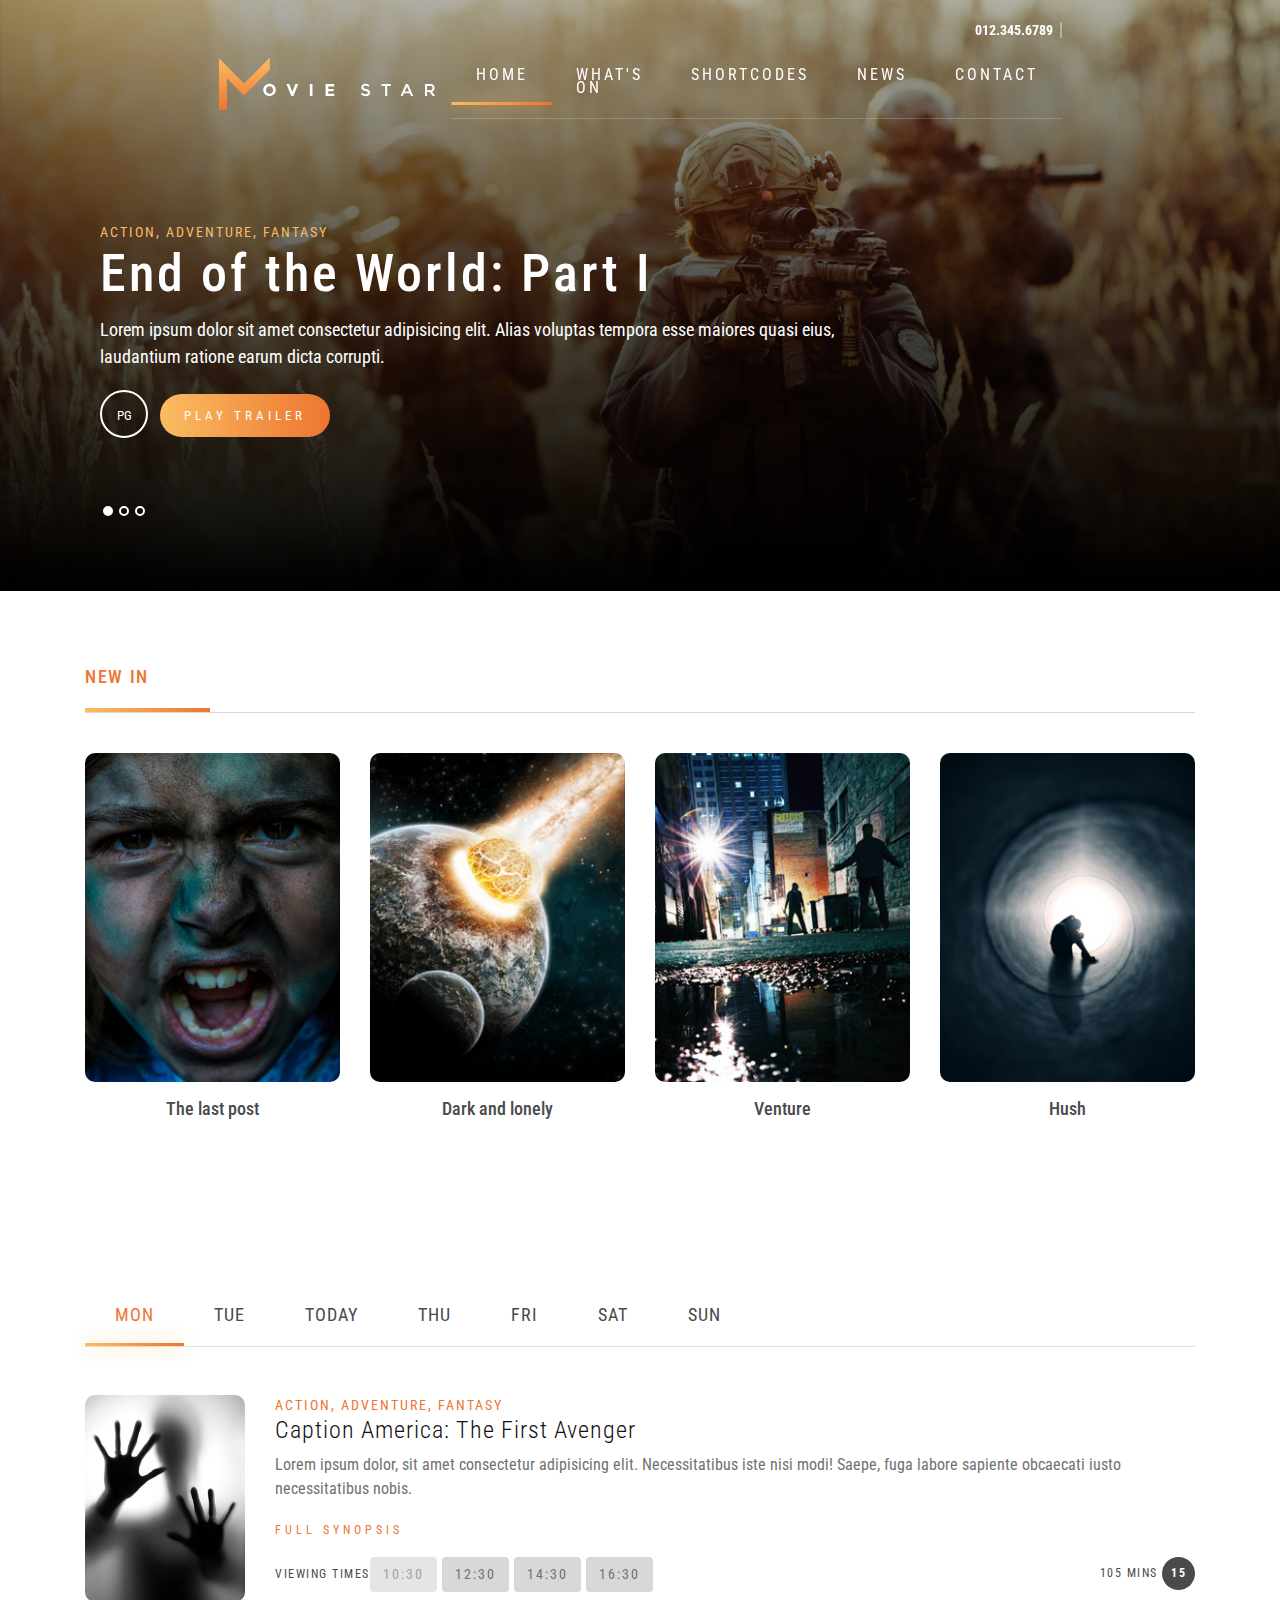
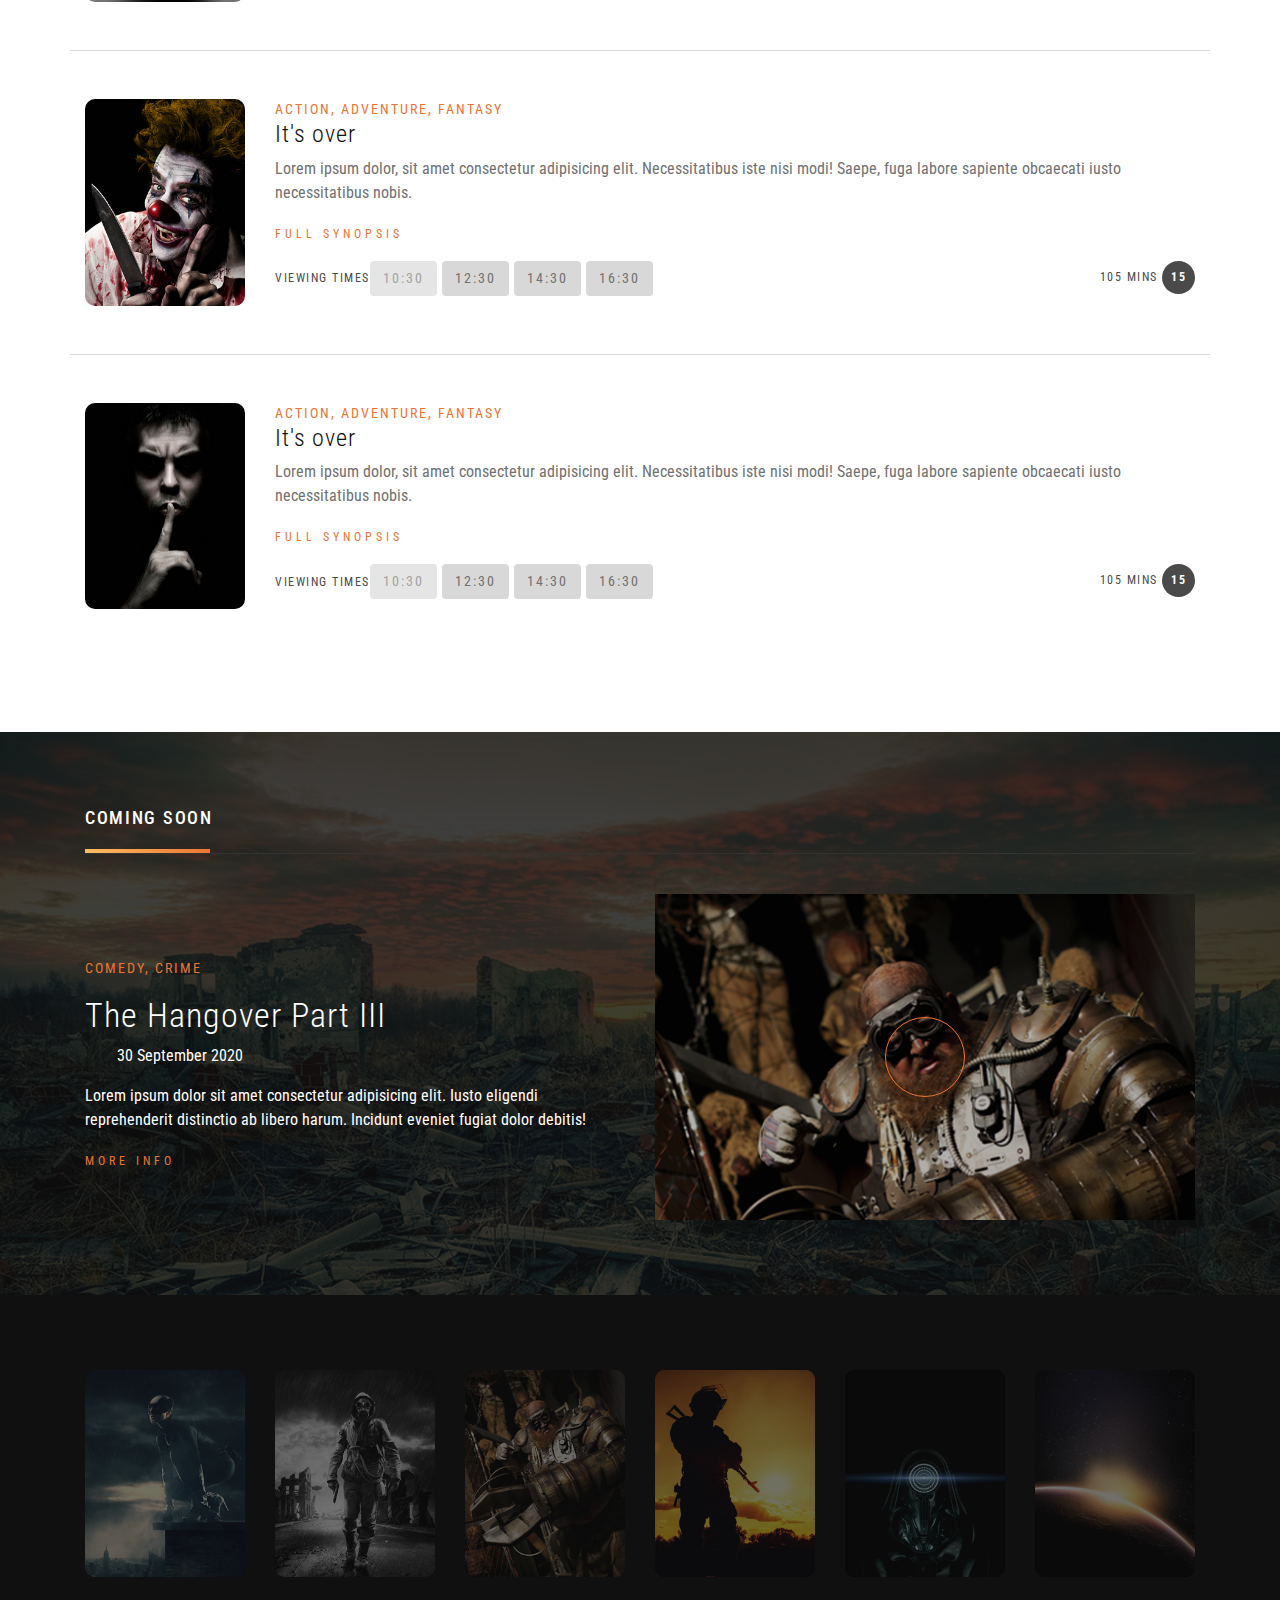
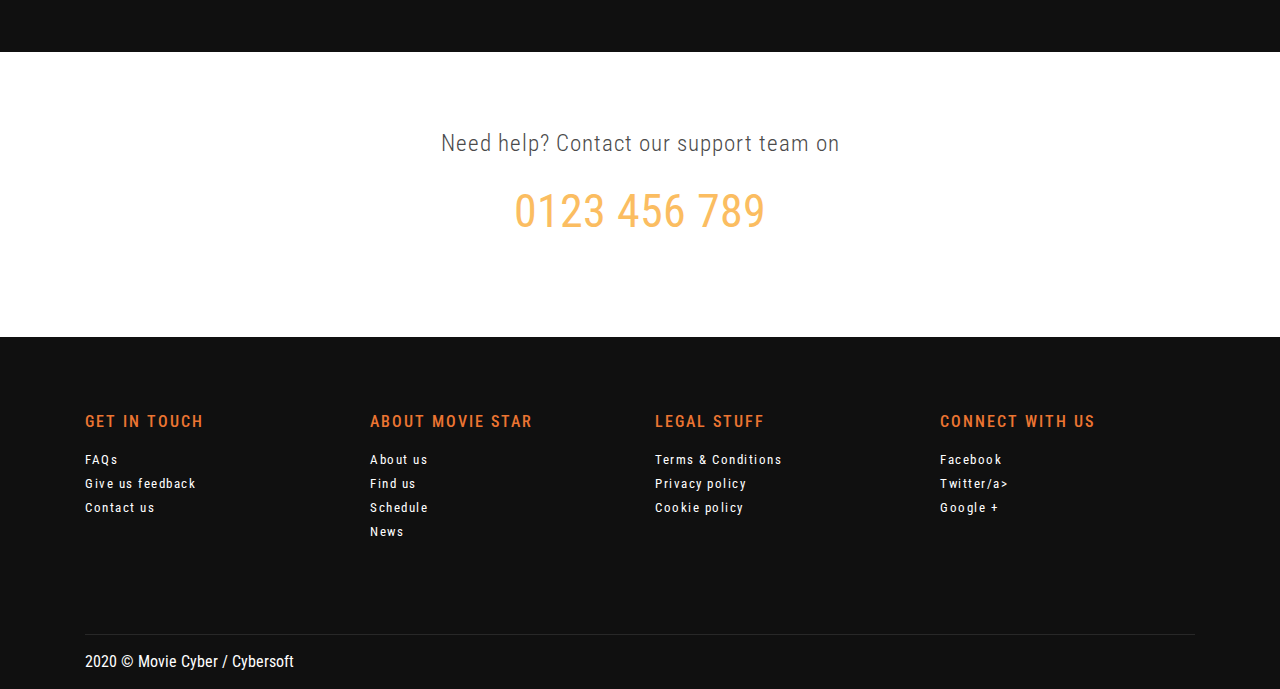
<file: Frontend/index.html>
<!DOCTYPE html>
<html lang="en">

<head>
    <meta charset="UTF-8">
    <meta name="viewport" content="width=device-width, initial-scale=1.0">
    <title>MovieCyber</title>

    <!-- ANIMATE CSS  -->
    <link rel="stylesheet" href="https://cdnjs.cloudflare.com/ajax/libs/animate.css/4.1.1/animate.min.css" />

    <!-- FONT AWESOME  -->
    <link rel="stylesheet" href="https://cdnjs.cloudflare.com/ajax/libs/font-awesome/6.4.0/css/all.min.css"
        integrity="sha512-iecdLmaskl7CVkqkXNQ/ZH/XLlvWZOJyj7Yy7tcenmpD1ypASozpmT/E0iPtmFIB46ZmdtAc9eNBvH0H/ZpiBw=="
        crossorigin="anonymous" referrerpolicy="no-referrer" />

    <!-- BOOTSTRAP 4  CSS -->
    <link rel="stylesheet" href="https://cdn.jsdelivr.net/npm/bootstrap@4.0.0/dist/css/bootstrap.min.css"
        integrity="sha384-Gn5384xqQ1aoWXA+058RXPxPg6fy4IWvTNh0E263XmFcJlSAwiGgFAW/dAiS6JXm" crossorigin="anonymous">

    <!-- FONT GOOGLE  -->
    <link rel="preconnect" href="https://fonts.googleapis.com">
    <link rel="preconnect" href="https://fonts.gstatic.com" crossorigin>
    <link
        href="https://fonts.googleapis.com/css2?family=Montserrat:ital,wght@0,400;0,700;1,300&family=Roboto+Condensed:wght@300;400;700&family=Roboto:wght@700&family=Work+Sans:wght@300;400;700&display=swap"
        rel="stylesheet">

    <!-- VENOBOX CSS  -->
    <link rel="stylesheet" href="./css/venobox.min.css">

    <!-- MAIN CSS  -->
    <link rel="stylesheet" href="./css/index.css">
</head>

<body>
    <!-- HEADER  -->
    <header class="container-md">
        <p class="text-right text-white mb-0">
            <i class="fa-solid fa-phone"></i>
            <span class="mx-3 border-right pr-2">012.345.6789</span>
            <i class="fa fa-search"></i>
        </p>
        <nav class="navbar navbar-expand-md">
            <a class="navbar-brand" href="#">
                <img src="./img/logo.svg" alt="logo">
            </a>
            <button class="navbar-toggler" type="button" data-toggle="collapse" data-target="#movieNavBar"
                aria-controls="navbarSupportedContent" aria-expanded="false" aria-label="Toggle navigation">
                <span class="navbar-toggler-icon">
                    <i class="fa fa-bars"></i>
                </span>
            </button>

            <div class="collapse navbar-collapse" id="movieNavBar">
                <ul class="navbar-nav ml-auto">
                    <li class="nav-item active line">
                        <a class="nav-link" href="#">HOME <span class="sr-only">(current)</span></a>
                    </li>
                    <li class="nav-item line">
                        <a class="nav-link" href="#">WHAT'S ON</a>
                    </li>
                    <li class="nav-item line">
                        <a class="nav-link" href="#">SHORTCODES</a>
                    </li>
                    <li class="nav-item line">
                        <a class="nav-link" href="#">NEWS</a>
                    </li>
                    <li class="nav-item line">
                        <a class="nav-link" href="#">CONTACT</a>
                    </li>
                </ul>
            </div>
        </nav>
    </header>
    <header id="headerFixed">
        <nav class="navbar navbar-expand-lg container">
            <a class="navbar-brand" href="#">
                <img src="./img/logo.svg" alt="logo">
            </a>
            <button class="navbar-toggler" type="button" data-toggle="collapse" data-target="#movieNavBar"
                aria-controls="navbarSupportedContent" aria-expanded="false" aria-label="Toggle navigation">
                <span class="navbar-toggler-icon">
                </span>
            </button>

            <div class="collapse navbar-collapse" id="movieNavBar">
                <ul class="navbar-nav ml-auto">
                    <li class="nav-item active line">
                        <a class="nav-link" href="#">HOME <span class="sr-only">(current)</span></a>
                    </li>
                    <li class="nav-item line">
                        <a class="nav-link" href="#">WHAT'S ON</a>
                    </li>
                    <li class="nav-item line">
                        <a class="nav-link" href="#">SHORTCODES</a>
                    </li>
                    <li class="nav-item line">
                        <a class="nav-link" href="#">NEWS</a>
                    </li>
                    <li class="nav-item line">
                        <a class="nav-link" href="#">CONTACT</a>
                    </li>
                </ul>
            </div>
        </nav>
    </header>

    <!-- CAROUSEL  -->
    <section class="movieCarousel">
        <!-- data-ride="carousel" -->
        <div id="carouselMovie" class="carousel slide">
            <ol class="container carousel-indicators">
                <li data-target="#carouselMovie" data-slide-to="0" class="active"></li>
                <li data-target="#carouselMovie" data-slide-to="1"></li>
                <li data-target="#carouselMovie" data-slide-to="2"></li>
            </ol>
            <div class="carousel-inner">
                <div class="carousel-item active">
                    <img class="d-block w-100" src="./img/hero-1.jpg" alt="First slide">
                    <div class="movieCarousel__overlay">
                    </div>
                    <div class="container carousel-caption d-none d-md-block">
                        <div class="col-9">
                            <p class="animate__animated animate__fadeInDown">ACTION, ADVENTURE, FANTASY</p>
                            <h2 class="animate__animated animate__fadeInDown">End of the World: Part I</h2>
                            <p class="animate__animated animate__fadeInUp">Lorem ipsum dolor sit amet consectetur
                                adipisicing elit. Alias voluptas tempora esse
                                maiores quasi eius, laudantium ratione earum dicta corrupti.</p>
                            <div class="movieCarousel__trailer animate__animated animate__fadeInUp">
                                <span>PG</span>
                                <button>
                                    <span>
                                        <i class="fa fa-play"></i>
                                        PLAY TRAILER
                                    </span>
                                </button>
                            </div>
                        </div>
                    </div>
                </div>
                <div class="carousel-item">
                    <img class="d-block w-100" src="./img/hero-2.jpg" alt="Second slide">
                    <div class="movieCarousel__overlay">
                    </div>
                    <div class="container carousel-caption d-none d-md-block">
                        <div class="col-9">
                            <p class="animate__animated animate__fadeInDown">ACTION, ADVENTURE, FANTASY</p>
                            <h2 class="animate__animated animate__fadeInDown">End of the World: Part II</h2>
                            <p class="animate__animated animate__fadeInUp">Lorem ipsum dolor sit amet consectetur
                                adipisicing elit. Alias voluptas tempora esse
                                maiores
                                quasi eius, laudantium ratione earum dicta corrupti.</p>
                            <div class="movieCarousel__trailer animate__animated animate__fadeInUp">
                                <span>PG</span>
                                <button>
                                    <span>
                                        <i class="fa fa-play"></i>
                                        PLAY TRAILER
                                    </span>
                                </button>
                            </div>
                        </div>
                    </div>
                </div>
                <div class="carousel-item">
                    <img class="d-block w-100" src="./img/hero-3.jpg" alt="Third slide">
                    <div class="movieCarousel__overlay">
                    </div>
                    <div class="container carousel-caption d-none d-md-block">
                        <div class="col-9">
                            <p class="animate__animated animate__fadeInDown">ACTION, ADVENTURE, FANTASY</p>
                            <h2 class="animate__animated animate__fadeInDown">End of the World: Part III</h2>
                            <p class="animate__animated animate__fadeInUp">Lorem ipsum dolor sit amet consectetur
                                adipisicing elit. Alias voluptas tempora esse
                                maiores
                                quasi eius, laudantium ratione earum dicta corrupti.</p>
                            <div class="movieCarousel__trailer animate__animated animate__fadeInUp">
                                <span>PG</span>
                                <button>
                                    <span>
                                        <i class="fa fa-play"></i>
                                        PLAY TRAILER
                                    </span>
                                </button>
                            </div>
                        </div>
                    </div>
                </div>
            </div>
        </div>
    </section>

    <!-- NEWIN -->
    <section class="newIn section">
        <div class="container">
            <h2 class="title">New In</h2>
            <div class="newIn__content">
                <div class="row">
                    <div class="col-3">
                        <div class="newIn__img">
                            <img class="img-fluid" src="./img/movie-1.jpg" alt="">
                            <div class="newIn__overlay"></div>
                            <div class="newIn__play">
                                <div>
                                    <a href="#"><i class="fa fa-play"></i></a>
                                    <a href="#">read more</a>
                                    <p class="date">Released: 7 Mar, 2017</p>
                                </div>
                            </div>
                        </div>
                        <div class="newIn__title">
                            <h3>The last post</h3>
                            <div>
                                <i class="fa fa-star"></i>
                                <i class="fa fa-star"></i>
                                <i class="fa fa-star"></i>
                                <i class="fa fa-star"></i>
                                <i class="fa fa-star"></i>
                            </div>
                        </div>
                    </div>
                    <div class="col-3">
                        <div class="newIn__img">
                            <img class="img-fluid" src="./img/movie-2.jpg" alt="">
                            <div class="newIn__overlay"></div>
                            <div class="newIn__play">
                                <div>
                                    <a href="#"><i class="fa fa-play"></i></a>
                                    <a href="#">read more</a>
                                    <p class="date">Released: 7 Mar, 2017</p>
                                </div>
                            </div>
                        </div>
                        <div class="newIn__title">
                            <h3>Dark and lonely</h3>
                            <div>
                                <i class="fa fa-star"></i>
                                <i class="fa fa-star"></i>
                                <i class="fa fa-star"></i>
                                <i class="fa fa-star"></i>
                                <i class="fa fa-star"></i>
                            </div>
                        </div>
                    </div>
                    <div class="col-3">
                        <div class="newIn__img">
                            <img class="img-fluid" src="./img/movie-3.jpg" alt="">
                            <div class="newIn__overlay"></div>
                            <div class="newIn__play">
                                <div>
                                    <a href="#"><i class="fa fa-play"></i></a>
                                    <a href="#">read more</a>
                                    <p class="date">Released: 7 Mar, 2017</p>
                                </div>
                            </div>
                        </div>
                        <div class="newIn__title">
                            <h3>Venture</h3>
                            <div>
                                <i class="fa fa-star"></i>
                                <i class="fa fa-star"></i>
                                <i class="fa fa-star"></i>
                                <i class="fa fa-star"></i>
                                <i class="fa fa-star"></i>
                            </div>
                        </div>
                    </div>
                    <div class="col-3">
                        <div class="newIn__img">
                            <img class="img-fluid" src="./img/movie-4.jpg" alt="">
                            <div class="newIn__overlay"></div>
                            <div class="newIn__play">
                                <div>
                                    <a href="#"><i class="fa fa-play"></i></a>
                                    <a href="#">read more</a>
                                    <p class="date">Released: 7 Mar, 2017</p>
                                </div>
                            </div>
                        </div>
                        <div class="newIn__title">
                            <h3>Hush</h3>
                            <div>
                                <i class="fa fa-star"></i>
                                <i class="fa fa-star"></i>
                                <i class="fa fa-star"></i>
                                <i class="fa fa-star"></i>
                                <i class="fa fa-star"></i>
                            </div>
                        </div>
                    </div>
                </div>
            </div>
        </div>
    </section>

    <!-- SHOWTIME  -->
    <section class="showTimes section">
        <div class="container">
            <ul class="nav nav-tabs" id="myTab" role="tablist">
                <li class="nav-item">
                    <a class="nav-link active line" id="mon-tab" data-toggle="tab" href="#mon" role="tab"
                        aria-controls="home" aria-selected="true">
                        <span>MON</span>
                    </a>
                </li>
                <li class="nav-item">
                    <a class="nav-link line" id="tue-tab" data-toggle="tab" href="#tue" role="tab"
                        aria-controls="profile" aria-selected="false">
                        <span>TUE</span>
                    </a>
                </li>
                <li class="nav-item">
                    <a class="nav-link line" id="today-tab" data-toggle="tab" href="#today" role="tab"
                        aria-controls="contact" aria-selected="false">
                        <span>TODAY</span>
                    </a>
                </li>
                <li class="nav-item">
                    <a class="nav-link line" id="thu-tab" data-toggle="tab" href="#thu" role="tab"
                        aria-controls="contact" aria-selected="false">
                        <span>THU</span>
                    </a>
                </li>
                <li class="nav-item">
                    <a class="nav-link line" id="fri-tab" data-toggle="tab" href="#fri" role="tab"
                        aria-controls="contact" aria-selected="false">
                        <span>FRI</span>
                    </a>
                </li>
                <li class="nav-item">
                    <a class="nav-link line" id="sat-tab" data-toggle="tab" href="#sat" role="tab"
                        aria-controls="contact" aria-selected="false">
                        <span>SAT</span>
                    </a>
                </li>
                <li class="nav-item">
                    <a class="nav-link line" id="sun-tab" data-toggle="tab" href="#sun" role="tab"
                        aria-controls="contact" aria-selected="false">
                        <span>SUN</span>
                    </a>
                </li>
            </ul>
            <div class="tab-content" id="myTabContent">
                <div class="tab-pane fade show active" id="mon" role="tabpanel" aria-labelledby="home-tab">
                    <div class="row py-5 showTimes__row">
                        <div class="col-2">
                            <img class="img-fluid" src="./img/movie-5.jpg" alt="">
                        </div>
                        <div class="col-10">
                            <p>ACTION, ADVENTURE, FANTASY</p>
                            <h3>Caption America: The First Avenger</h3>
                            <p>Lorem ipsum dolor, sit amet consectetur adipisicing elit. Necessitatibus iste nisi modi!
                                Saepe, fuga labore sapiente obcaecati iusto necessitatibus nobis.</p>
                            <p>
                                <a href="#">FULL SYNOPSIS <i class="fa fa-angle-right"></i></a>
                            </p>
                            <div class="row showTimes__runingTimes">
                                <div class="col-9 d-flex align-items-center">
                                    <span><i class="fa fa-clock"></i> VIEWING TIMES</span>
                                    <button class="btn" disabled>10:30</button>
                                    <button class="btn">12:30</button>
                                    <button class="btn">14:30</button>
                                    <button class="btn">16:30</button>
                                </div>
                                <div class="col-3 text-right showTimes__mins">
                                    <span>105 MINS</span>
                                    <span>15</span>
                                </div>
                            </div>
                        </div>
                    </div>
                    <div class="row py-5 showTimes__row">
                        <div class="col-2">
                            <img class="img-fluid" src="./img/movie-6.jpg" alt="">
                        </div>
                        <div class="col-10">
                            <p>ACTION, ADVENTURE, FANTASY</p>
                            <h3>It's over</h3>
                            <p>Lorem ipsum dolor, sit amet consectetur adipisicing elit. Necessitatibus iste nisi modi!
                                Saepe, fuga labore sapiente obcaecati iusto necessitatibus nobis.</p>
                            <p>
                                <a href="#">FULL SYNOPSIS <i class="fa fa-angle-right"></i></a>
                            </p>
                            <div class="row showTimes__runingTimes">
                                <div class="col-9 d-flex align-items-center">
                                    <span><i class="fa fa-clock"></i> VIEWING TIMES</span>
                                    <button class="btn" disabled>10:30</button>
                                    <button class="btn">12:30</button>
                                    <button class="btn">14:30</button>
                                    <button class="btn">16:30</button>
                                </div>
                                <div class="col-3 text-right showTimes__mins">
                                    <span>105 MINS</span>
                                    <span>15</span>
                                </div>
                            </div>
                        </div>
                    </div>
                    <div class="row py-5 showTimes__row">
                        <div class="col-2">
                            <img class="img-fluid" src="./img/movie-7.jpg" alt="">
                        </div>
                        <div class="col-10">
                            <p>ACTION, ADVENTURE, FANTASY</p>
                            <h3>It's over</h3>
                            <p>Lorem ipsum dolor, sit amet consectetur adipisicing elit. Necessitatibus iste nisi modi!
                                Saepe, fuga labore sapiente obcaecati iusto necessitatibus nobis.</p>
                            <p>
                                <a href="#">FULL SYNOPSIS <i class="fa fa-angle-right"></i></a>
                            </p>
                            <div class="row showTimes__runingTimes">
                                <div class="col-9 d-flex align-items-center">
                                    <span><i class="fa fa-clock"></i> VIEWING TIMES</span>
                                    <button class="btn" disabled>10:30</button>
                                    <button class="btn">12:30</button>
                                    <button class="btn">14:30</button>
                                    <button class="btn">16:30</button>
                                </div>
                                <div class="col-3 text-right showTimes__mins">
                                    <span>105 MINS</span>
                                    <span>15</span>
                                </div>
                            </div>
                        </div>
                    </div>
                </div>
                <div class="tab-pane fade" id="tue" role="tabpanel" aria-labelledby="profile-tab">
                    <div class="row py-5 showTimes__row">
                        <div class="col-2">
                            <img class="img-fluid" src="./img/movie-7.jpg" alt="">
                        </div>
                        <div class="col-10">
                            <p>ACTION, ADVENTURE, FANTASY</p>
                            <h3>It's over</h3>
                            <p>Lorem ipsum dolor, sit amet consectetur adipisicing elit. Necessitatibus iste nisi modi!
                                Saepe, fuga labore sapiente obcaecati iusto necessitatibus nobis.</p>
                            <p>
                                <a href="#">FULL SYNOPSIS <i class="fa fa-angle-right"></i></a>
                            </p>
                            <div class="row showTimes__runingTimes">
                                <div class="col-9 d-flex align-items-center">
                                    <span><i class="fa fa-clock"></i> VIEWING TIMES</span>
                                    <button class="btn" disabled>10:30</button>
                                    <button class="btn">12:30</button>
                                    <button class="btn">14:30</button>
                                    <button class="btn">16:30</button>
                                </div>
                                <div class="col-3 text-right showTimes__mins">
                                    <span>105 MINS</span>
                                    <span>15</span>
                                </div>
                            </div>
                        </div>
                    </div>
                </div>
                <div class="tab-pane fade" id="today" role="tabpanel" aria-labelledby="contact-tab">
                    <div class="row py-5 showTimes__row">
                        <div class="col-2">
                            <img class="img-fluid" src="./img/movie-7.jpg" alt="">
                        </div>
                        <div class="col-10">
                            <p>ACTION, ADVENTURE, FANTASY</p>
                            <h3>It's over</h3>
                            <p>Lorem ipsum dolor, sit amet consectetur adipisicing elit. Necessitatibus iste nisi modi!
                                Saepe, fuga labore sapiente obcaecati iusto necessitatibus nobis.</p>
                            <p>
                                <a href="#">FULL SYNOPSIS <i class="fa fa-angle-right"></i></a>
                            </p>
                            <div class="row showTimes__runingTimes">
                                <div class="col-9 d-flex align-items-center">
                                    <span><i class="fa fa-clock"></i> VIEWING TIMES</span>
                                    <button class="btn" disabled>10:30</button>
                                    <button class="btn">12:30</button>
                                    <button class="btn">14:30</button>
                                    <button class="btn">16:30</button>
                                </div>
                                <div class="col-3 text-right showTimes__mins">
                                    <span>105 MINS</span>
                                    <span>15</span>
                                </div>
                            </div>
                        </div>
                    </div>
                </div>
                <div class="tab-pane fade" id="thu" role="tabpanel" aria-labelledby="contact-tab">
                    <div class="row py-5 showTimes__row">
                        <div class="col-2">
                            <img class="img-fluid" src="./img/movie-7.jpg" alt="">
                        </div>
                        <div class="col-10">
                            <p>ACTION, ADVENTURE, FANTASY</p>
                            <h3>It's over</h3>
                            <p>Lorem ipsum dolor, sit amet consectetur adipisicing elit. Necessitatibus iste nisi modi!
                                Saepe, fuga labore sapiente obcaecati iusto necessitatibus nobis.</p>
                            <p>
                                <a href="#">FULL SYNOPSIS <i class="fa fa-angle-right"></i></a>
                            </p>
                            <div class="row showTimes__runingTimes">
                                <div class="col-9 d-flex align-items-center">
                                    <span><i class="fa fa-clock"></i> VIEWING TIMES</span>
                                    <button class="btn" disabled>10:30</button>
                                    <button class="btn">12:30</button>
                                    <button class="btn">14:30</button>
                                    <button class="btn">16:30</button>
                                </div>
                                <div class="col-3 text-right showTimes__mins">
                                    <span>105 MINS</span>
                                    <span>15</span>
                                </div>
                            </div>
                        </div>
                    </div>
                </div>
                <div class="tab-pane fade" id="fri" role="tabpanel" aria-labelledby="contact-tab">
                    <div class="row py-5 showTimes__row">
                        <div class="col-2">
                            <img class="img-fluid" src="./img/movie-7.jpg" alt="">
                        </div>
                        <div class="col-10">
                            <p>ACTION, ADVENTURE, FANTASY</p>
                            <h3>It's over</h3>
                            <p>Lorem ipsum dolor, sit amet consectetur adipisicing elit. Necessitatibus iste nisi modi!
                                Saepe, fuga labore sapiente obcaecati iusto necessitatibus nobis.</p>
                            <p>
                                <a href="#">FULL SYNOPSIS <i class="fa fa-angle-right"></i></a>
                            </p>
                            <div class="row showTimes__runingTimes">
                                <div class="col-9 d-flex align-items-center">
                                    <span><i class="fa fa-clock"></i> VIEWING TIMES</span>
                                    <button class="btn" disabled>10:30</button>
                                    <button class="btn">12:30</button>
                                    <button class="btn">14:30</button>
                                    <button class="btn">16:30</button>
                                </div>
                                <div class="col-3 text-right showTimes__mins">
                                    <span>105 MINS</span>
                                    <span>15</span>
                                </div>
                            </div>
                        </div>
                    </div>
                </div>
                <div class="tab-pane fade" id="sat" role="tabpanel" aria-labelledby="contact-tab">
                    <div class="row py-5 showTimes__row">
                        <div class="col-2">
                            <img class="img-fluid" src="./img/movie-7.jpg" alt="">
                        </div>
                        <div class="col-10">
                            <p>ACTION, ADVENTURE, FANTASY</p>
                            <h3>It's over</h3>
                            <p>Lorem ipsum dolor, sit amet consectetur adipisicing elit. Necessitatibus iste nisi modi!
                                Saepe, fuga labore sapiente obcaecati iusto necessitatibus nobis.</p>
                            <p>
                                <a href="#">FULL SYNOPSIS <i class="fa fa-angle-right"></i></a>
                            </p>
                            <div class="row showTimes__runingTimes">
                                <div class="col-9 d-flex align-items-center">
                                    <span><i class="fa fa-clock"></i> VIEWING TIMES</span>
                                    <button class="btn" disabled>10:30</button>
                                    <button class="btn">12:30</button>
                                    <button class="btn">14:30</button>
                                    <button class="btn">16:30</button>
                                </div>
                                <div class="col-3 text-right showTimes__mins">
                                    <span>105 MINS</span>
                                    <span>15</span>
                                </div>
                            </div>
                        </div>
                    </div>
                </div>
                <div class="tab-pane fade" id="sun" role="tabpanel" aria-labelledby="contact-tab">
                    <div class="row py-5 showTimes__row">
                        <div class="col-2">
                            <img class="img-fluid" src="./img/movie-7.jpg" alt="">
                        </div>
                        <div class="col-10">
                            <p>ACTION, ADVENTURE, FANTASY</p>
                            <h3>It's over</h3>
                            <p>Lorem ipsum dolor, sit amet consectetur adipisicing elit. Necessitatibus iste nisi modi!
                                Saepe, fuga labore sapiente obcaecati iusto necessitatibus nobis.</p>
                            <p>
                                <a href="#">FULL SYNOPSIS <i class="fa fa-angle-right"></i></a>
                            </p>
                            <div class="row showTimes__runingTimes">
                                <div class="col-9 d-flex align-items-center">
                                    <span><i class="fa fa-clock"></i> VIEWING TIMES</span>
                                    <button class="btn" disabled>10:30</button>
                                    <button class="btn">12:30</button>
                                    <button class="btn">14:30</button>
                                    <button class="btn">16:30</button>
                                </div>
                                <div class="col-3 text-right showTimes__mins">
                                    <span>105 MINS</span>
                                    <span>15</span>
                                </div>
                            </div>
                        </div>
                    </div>
                </div>
            </div>
        </div>
    </section>

    <!-- COMINGSOON -->
    <section class="comingSoon section">
        <div class="container">
            <h2 class="title title-white">COMING SOON</h2>
            <div class="row align-items-center">
                <div class="col-6">
                    <p class="comingSoon__type">COMEDY, CRIME</p>
                    <h3>The Hangover Part III</h3>
                    <div class="comingSoon__rating">
                        <i class="fa fa-star"></i>
                        <i class="fa fa-star"></i>
                        <i class="fa fa-star"></i>
                        <i class="fa fa-star"></i>
                        <i class="fa fa-star"></i>
                        <span>
                            <i class="fa fa-calendar-alt mx-3"></i>
                            30 September 2020
                        </span>
                    </div>
                    <p>Lorem ipsum dolor sit amet consectetur adipisicing elit. Iusto eligendi reprehenderit distinctio ab libero harum. Incidunt eveniet fugiat dolor debitis!</p>
                    <a href="#">MORE INFO <i class="fa fa-angle-right"></i></a>
                </div>
                <div class="col-6">
                    <a class="my-video-links venobox" data-vbtype="video" href="https://youtu.be/iN2bQ2j7bGY">
                        <div class="comingSoon__video">
                            <img class="img-fluid" src="./img/slide-3-video.png" alt="">
                            <i class="fa fa-play"></i>
                        </div>
                    </a>
                </div>
            </div>
        </div>
    </section>

    <!-- MOVIELIST  -->
    <section class="movieList section">
        <div class="container">
            <div class="row">
                <div class="col-2">
                    <div class="movieList__item">
                        <img class="img-fluid" src="./img/movie-9.jpg" alt="">
                        <div class="movieList__overlay"></div>
                    </div>
                </div>
                <div class="col-2">
                    <div class="movieList__item">
                        <img class="img-fluid" src="./img/movie-8.jpg" alt="">
                        <div class="movieList__overlay"></div>
                    </div>
                </div>
                <div class="col-2">
                    <div class="movieList__item">
                        <img class="img-fluid" src="./img/movie-11.jpg" alt="">
                        <div class="movieList__overlay"></div>
                    </div>
                </div>
                <div class="col-2">
                    <div class="movieList__item">
                        <img class="img-fluid" src="./img/movie-13.jpg" alt="">
                        <div class="movieList__overlay"></div>
                    </div>
                </div>
                <div class="col-2">
                    <div class="movieList__item">
                        <img class="img-fluid" src="./img/movie-12.jpg" alt="">
                        <div class="movieList__overlay"></div>
                    </div>
                </div>
                <div class="col-2">
                    <div class="movieList__item">
                        <img class="img-fluid" src="./img/movie-14.jpg" alt="">
                        <div class="movieList__overlay"></div>
                    </div>
                </div>
            </div>
        </div>
    </section>

    <!-- CONTACT  -->
    <section class="contact section">
        <div class="contact__content">
            <p>Need help? Contact our support team on</p>
            <p><a href="tel:0123456789">0123 456 789</a></p>
        </div>
    </section>

    <!-- FOOTER  -->
    <footer>
        <div class="container">
            <div class="row section">
                <div class="col-3">
                    <h3>GET IN TOUCH</h3>
                    <ul>
                        <li><a href="#">FAQs</a></li>
                        <li><a href="#">Give us feedback</a></li>
                        <li><a href="#">Contact us</a></li>
                    </ul>
                </div>
                <div class="col-3">
                    <h3>ABOUT MOVIE STAR</h3>
                    <ul>
                        <li><a href="#">About us</a></li>
                        <li><a href="#">Find us</a></li>
                        <li><a href="#">Schedule</a></li>
                        <li><a href="#">News</a></li>
                    </ul>
                </div>
                <div class="col-3">
                    <h3>LEGAL STUFF</h3>
                    <ul>
                        <li><a href="#">Terms & Conditions</a></li>
                        <li><a href="#">Privacy policy</a></li>
                        <li><a href="#">Cookie policy</a></li>
                    </ul>
                </div>
                <div class="col-3">
                    <h3>CONNECT WITH US</h3>
                    <ul>
                        <li><a href="#"><i class="fab fa-facebook-f"></i> Facebook</a></li>
                        <li><a href="#"><i class="fab fa-twitter"></i> Twitter/a></li>
                        <li><a href="#"><i class="fab fa-google-plus-g"></i> Google +</a></li>
                    </ul>
                </div>
            </div>
            <div class="footer__copyright">
                <p>2020 © Movie Cyber / Cybersoft</p>
            </div>
        </div>
    </footer>

    <!-- Thư viện hỗ trợ  -->
    <script src="https://code.jquery.com/jquery-3.2.1.min.js"></script>

    <!-- BOOTSTRAP 4 JS  -->
    <script src="https://cdn.jsdelivr.net/npm/popper.js@1.12.9/dist/umd/popper.min.js"
        integrity="sha384-ApNbgh9B+Y1QKtv3Rn7W3mgPxhU9K/ScQsAP7hUibX39j7fakFPskvXusvfa0b4Q"
        crossorigin="anonymous"></script>
    <script src="https://cdn.jsdelivr.net/npm/bootstrap@4.0.0/dist/js/bootstrap.min.js"
        integrity="sha384-JZR6Spejh4U02d8jOt6vLEHfe/JQGiRRSQQxSfFWpi1MquVdAyjUar5+76PVCmYl"
        crossorigin="anonymous"></script>

    <!-- VENOBOX JS-->
    <script src="./js/venobox.min.js"></script>
    <script>
        $(document).ready(function (){
            $('.venobox').venobox();
        });
    </script>

    <!-- MAIN JS  -->
    <script>

        window.onscroll = function () {
            // Code tạo hiệu ứng xuất hiện thanh màu đen khi scroll
            if (document.body.scrollTop > 200 || document.documentElement.scrollTop > 200) {
                // 
                document.getElementById("headerFixed").style.transform = "translate(-50%,0)";
            }
            else {
                document.getElementById("headerFixed").style.transform = "translate(-50%,-100%)";
            }
        }
    </script>
</body>

</html>
</file>
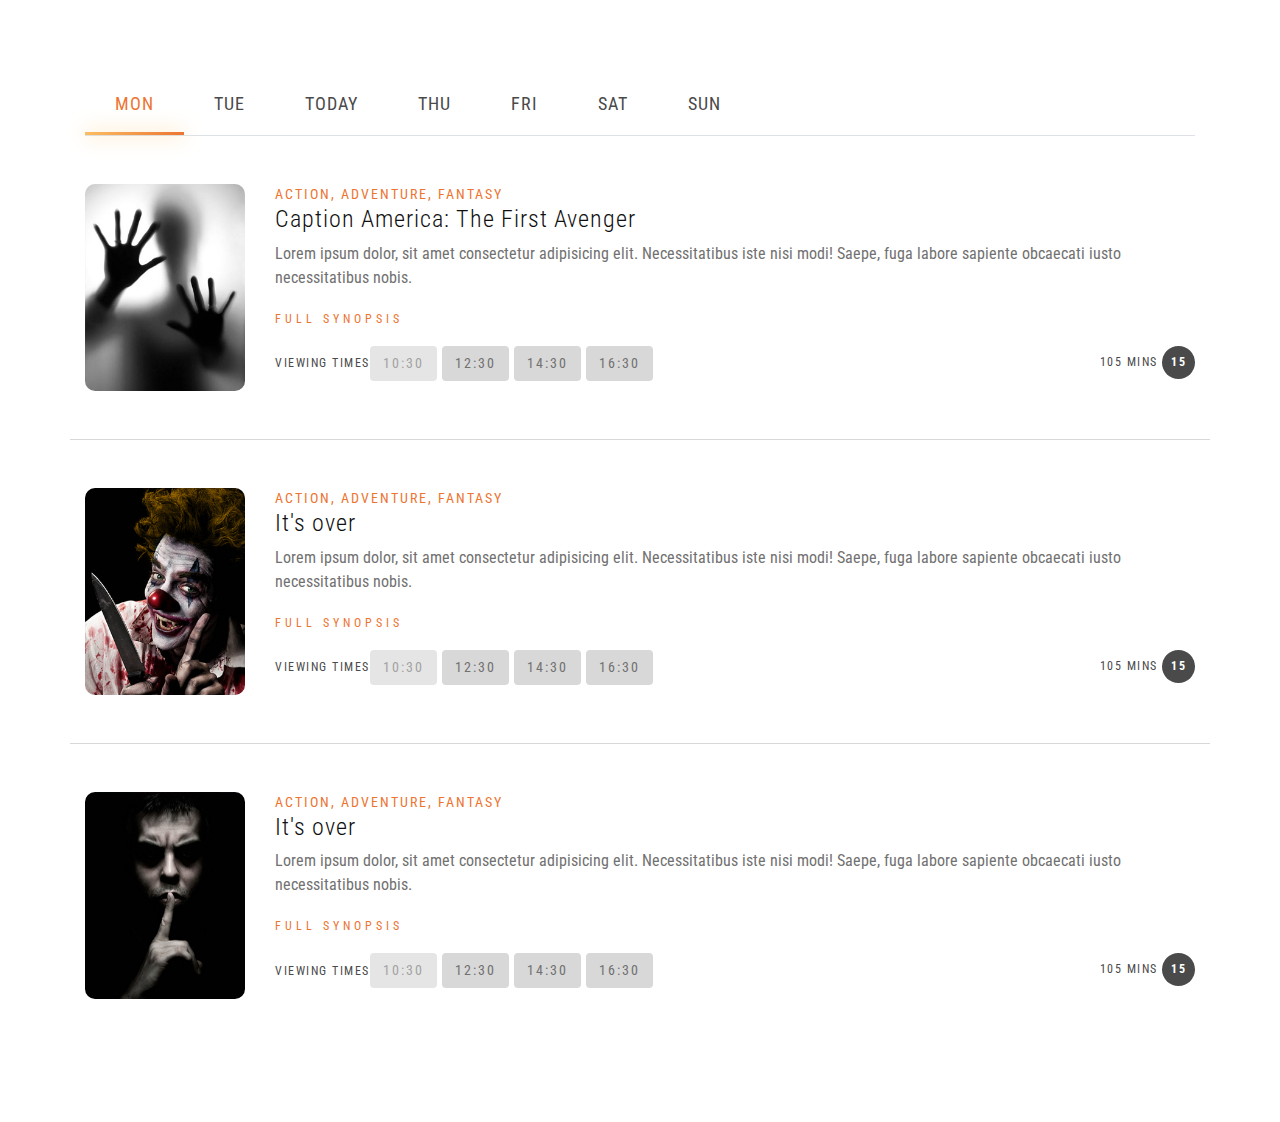
<file: Frontend/lichchieu.html>
<!DOCTYPE html>
<html lang="en">

<head>
    <meta charset="UTF-8">
    <meta name="viewport" content="width=device-width, initial-scale=1.0">
    <title>Lich chieu</title>

    <!-- ANIMATE CSS  -->
    <link rel="stylesheet" href="https://cdnjs.cloudflare.com/ajax/libs/animate.css/4.1.1/animate.min.css" />

    <!-- FONT AWESOME  -->
    <link rel="stylesheet" href="https://cdnjs.cloudflare.com/ajax/libs/font-awesome/6.4.0/css/all.min.css"
        integrity="sha512-iecdLmaskl7CVkqkXNQ/ZH/XLlvWZOJyj7Yy7tcenmpD1ypASozpmT/E0iPtmFIB46ZmdtAc9eNBvH0H/ZpiBw=="
        crossorigin="anonymous" referrerpolicy="no-referrer" />

    <!-- BOOTSTRAP 4  CSS -->
    <link rel="stylesheet" href="https://cdn.jsdelivr.net/npm/bootstrap@4.0.0/dist/css/bootstrap.min.css"
        integrity="sha384-Gn5384xqQ1aoWXA+058RXPxPg6fy4IWvTNh0E263XmFcJlSAwiGgFAW/dAiS6JXm" crossorigin="anonymous">

    <!-- FONT GOOGLE  -->
    <link rel="preconnect" href="https://fonts.googleapis.com">
    <link rel="preconnect" href="https://fonts.gstatic.com" crossorigin>
    <link
        href="https://fonts.googleapis.com/css2?family=Montserrat:ital,wght@0,400;0,700;1,300&family=Roboto+Condensed:wght@300;400;700&family=Roboto:wght@700&family=Work+Sans:wght@300;400;700&display=swap"
        rel="stylesheet">

    <!-- VENOBOX CSS  -->
    <link rel="stylesheet" href="./css/venobox.min.css">

    <!-- MAIN CSS -->
    <link rel="stylesheet" href="./css/lichchieu.css">
</head>

<body>
    <!-- SHOWTIME  -->
    <section class="showTimes section">
        <div class="container">
            <ul class="nav nav-tabs" id="myTab" role="tablist">
                <li class="nav-item">
                    <a class="nav-link active line" id="mon-tab" data-toggle="tab" href="#mon" role="tab"
                        aria-controls="home" aria-selected="true">
                        <span>MON</span>
                    </a>
                </li>
                <li class="nav-item">
                    <a class="nav-link line" id="tue-tab" data-toggle="tab" href="#tue" role="tab"
                        aria-controls="profile" aria-selected="false">
                        <span>TUE</span>
                    </a>
                </li>
                <li class="nav-item">
                    <a class="nav-link line" id="today-tab" data-toggle="tab" href="#today" role="tab"
                        aria-controls="contact" aria-selected="false">
                        <span>TODAY</span>
                    </a>
                </li>
                <li class="nav-item">
                    <a class="nav-link line" id="thu-tab" data-toggle="tab" href="#thu" role="tab"
                        aria-controls="contact" aria-selected="false">
                        <span>THU</span>
                    </a>
                </li>
                <li class="nav-item">
                    <a class="nav-link line" id="fri-tab" data-toggle="tab" href="#fri" role="tab"
                        aria-controls="contact" aria-selected="false">
                        <span>FRI</span>
                    </a>
                </li>
                <li class="nav-item">
                    <a class="nav-link line" id="sat-tab" data-toggle="tab" href="#sat" role="tab"
                        aria-controls="contact" aria-selected="false">
                        <span>SAT</span>
                    </a>
                </li>
                <li class="nav-item">
                    <a class="nav-link line" id="sun-tab" data-toggle="tab" href="#sun" role="tab"
                        aria-controls="contact" aria-selected="false">
                        <span>SUN</span>
                    </a>
                </li>
            </ul>
            <div class="tab-content" id="myTabContent">
                <div class="tab-pane fade show active" id="mon" role="tabpanel" aria-labelledby="home-tab">
                    <div class="row py-5 showTimes__row">
                        <div class="col-2">
                            <img class="img-fluid" src="./img/movie-5.jpg" alt="">
                        </div>
                        <div class="col-10">
                            <p>ACTION, ADVENTURE, FANTASY</p>
                            <h3>Caption America: The First Avenger</h3>
                            <p>Lorem ipsum dolor, sit amet consectetur adipisicing elit. Necessitatibus iste nisi modi!
                                Saepe, fuga labore sapiente obcaecati iusto necessitatibus nobis.</p>
                            <p>
                                <a href="#">FULL SYNOPSIS <i class="fa fa-angle-right"></i></a>
                            </p>
                            <div class="row showTimes__runingTimes">
                                <div class="col-9 d-flex align-items-center">
                                    <span><i class="fa fa-clock"></i> VIEWING TIMES</span>
                                    <button class="btn" disabled>10:30</button>
                                    <button class="btn">12:30</button>
                                    <button class="btn">14:30</button>
                                    <button class="btn">16:30</button>
                                </div>
                                <div class="col-3 text-right showTimes__mins">
                                    <span>105 MINS</span>
                                    <span>15</span>
                                </div>
                            </div>
                        </div>
                    </div>
                    <div class="row py-5 showTimes__row">
                        <div class="col-2">
                            <img class="img-fluid" src="./img/movie-6.jpg" alt="">
                        </div>
                        <div class="col-10">
                            <p>ACTION, ADVENTURE, FANTASY</p>
                            <h3>It's over</h3>
                            <p>Lorem ipsum dolor, sit amet consectetur adipisicing elit. Necessitatibus iste nisi modi!
                                Saepe, fuga labore sapiente obcaecati iusto necessitatibus nobis.</p>
                            <p>
                                <a href="#">FULL SYNOPSIS <i class="fa fa-angle-right"></i></a>
                            </p>
                            <div class="row showTimes__runingTimes">
                                <div class="col-9 d-flex align-items-center">
                                    <span><i class="fa fa-clock"></i> VIEWING TIMES</span>
                                    <button class="btn" disabled>10:30</button>
                                    <button class="btn">12:30</button>
                                    <button class="btn">14:30</button>
                                    <button class="btn">16:30</button>
                                </div>
                                <div class="col-3 text-right showTimes__mins">
                                    <span>105 MINS</span>
                                    <span>15</span>
                                </div>
                            </div>
                        </div>
                    </div>
                    <div class="row py-5 showTimes__row">
                        <div class="col-2">
                            <img class="img-fluid" src="./img/movie-7.jpg" alt="">
                        </div>
                        <div class="col-10">
                            <p>ACTION, ADVENTURE, FANTASY</p>
                            <h3>It's over</h3>
                            <p>Lorem ipsum dolor, sit amet consectetur adipisicing elit. Necessitatibus iste nisi modi!
                                Saepe, fuga labore sapiente obcaecati iusto necessitatibus nobis.</p>
                            <p>
                                <a href="#">FULL SYNOPSIS <i class="fa fa-angle-right"></i></a>
                            </p>
                            <div class="row showTimes__runingTimes">
                                <div class="col-9 d-flex align-items-center">
                                    <span><i class="fa fa-clock"></i> VIEWING TIMES</span>
                                    <button class="btn" disabled>10:30</button>
                                    <button class="btn">12:30</button>
                                    <button class="btn">14:30</button>
                                    <button class="btn">16:30</button>
                                </div>
                                <div class="col-3 text-right showTimes__mins">
                                    <span>105 MINS</span>
                                    <span>15</span>
                                </div>
                            </div>
                        </div>
                    </div>
                </div>
                <div class="tab-pane fade" id="tue" role="tabpanel" aria-labelledby="profile-tab">
                    <div class="row py-5 showTimes__row">
                        <div class="col-2">
                            <img class="img-fluid" src="./img/movie-7.jpg" alt="">
                        </div>
                        <div class="col-10">
                            <p>ACTION, ADVENTURE, FANTASY</p>
                            <h3>It's over</h3>
                            <p>Lorem ipsum dolor, sit amet consectetur adipisicing elit. Necessitatibus iste nisi modi!
                                Saepe, fuga labore sapiente obcaecati iusto necessitatibus nobis.</p>
                            <p>
                                <a href="#">FULL SYNOPSIS <i class="fa fa-angle-right"></i></a>
                            </p>
                            <div class="row showTimes__runingTimes">
                                <div class="col-9 d-flex align-items-center">
                                    <span><i class="fa fa-clock"></i> VIEWING TIMES</span>
                                    <button class="btn" disabled>10:30</button>
                                    <button class="btn">12:30</button>
                                    <button class="btn">14:30</button>
                                    <button class="btn">16:30</button>
                                </div>
                                <div class="col-3 text-right showTimes__mins">
                                    <span>105 MINS</span>
                                    <span>15</span>
                                </div>
                            </div>
                        </div>
                    </div>
                </div>
                <div class="tab-pane fade" id="today" role="tabpanel" aria-labelledby="contact-tab">
                    <div class="row py-5 showTimes__row">
                        <div class="col-2">
                            <img class="img-fluid" src="./img/movie-7.jpg" alt="">
                        </div>
                        <div class="col-10">
                            <p>ACTION, ADVENTURE, FANTASY</p>
                            <h3>It's over</h3>
                            <p>Lorem ipsum dolor, sit amet consectetur adipisicing elit. Necessitatibus iste nisi modi!
                                Saepe, fuga labore sapiente obcaecati iusto necessitatibus nobis.</p>
                            <p>
                                <a href="#">FULL SYNOPSIS <i class="fa fa-angle-right"></i></a>
                            </p>
                            <div class="row showTimes__runingTimes">
                                <div class="col-9 d-flex align-items-center">
                                    <span><i class="fa fa-clock"></i> VIEWING TIMES</span>
                                    <button class="btn" disabled>10:30</button>
                                    <button class="btn">12:30</button>
                                    <button class="btn">14:30</button>
                                    <button class="btn">16:30</button>
                                </div>
                                <div class="col-3 text-right showTimes__mins">
                                    <span>105 MINS</span>
                                    <span>15</span>
                                </div>
                            </div>
                        </div>
                    </div>
                </div>
                <div class="tab-pane fade" id="thu" role="tabpanel" aria-labelledby="contact-tab">
                    <div class="row py-5 showTimes__row">
                        <div class="col-2">
                            <img class="img-fluid" src="./img/movie-7.jpg" alt="">
                        </div>
                        <div class="col-10">
                            <p>ACTION, ADVENTURE, FANTASY</p>
                            <h3>It's over</h3>
                            <p>Lorem ipsum dolor, sit amet consectetur adipisicing elit. Necessitatibus iste nisi modi!
                                Saepe, fuga labore sapiente obcaecati iusto necessitatibus nobis.</p>
                            <p>
                                <a href="#">FULL SYNOPSIS <i class="fa fa-angle-right"></i></a>
                            </p>
                            <div class="row showTimes__runingTimes">
                                <div class="col-9 d-flex align-items-center">
                                    <span><i class="fa fa-clock"></i> VIEWING TIMES</span>
                                    <button class="btn" disabled>10:30</button>
                                    <button class="btn">12:30</button>
                                    <button class="btn">14:30</button>
                                    <button class="btn">16:30</button>
                                </div>
                                <div class="col-3 text-right showTimes__mins">
                                    <span>105 MINS</span>
                                    <span>15</span>
                                </div>
                            </div>
                        </div>
                    </div>
                </div>
                <div class="tab-pane fade" id="fri" role="tabpanel" aria-labelledby="contact-tab">
                    <div class="row py-5 showTimes__row">
                        <div class="col-2">
                            <img class="img-fluid" src="./img/movie-7.jpg" alt="">
                        </div>
                        <div class="col-10">
                            <p>ACTION, ADVENTURE, FANTASY</p>
                            <h3>It's over</h3>
                            <p>Lorem ipsum dolor, sit amet consectetur adipisicing elit. Necessitatibus iste nisi modi!
                                Saepe, fuga labore sapiente obcaecati iusto necessitatibus nobis.</p>
                            <p>
                                <a href="#">FULL SYNOPSIS <i class="fa fa-angle-right"></i></a>
                            </p>
                            <div class="row showTimes__runingTimes">
                                <div class="col-9 d-flex align-items-center">
                                    <span><i class="fa fa-clock"></i> VIEWING TIMES</span>
                                    <button class="btn" disabled>10:30</button>
                                    <button class="btn">12:30</button>
                                    <button class="btn">14:30</button>
                                    <button class="btn">16:30</button>
                                </div>
                                <div class="col-3 text-right showTimes__mins">
                                    <span>105 MINS</span>
                                    <span>15</span>
                                </div>
                            </div>
                        </div>
                    </div>
                </div>
                <div class="tab-pane fade" id="sat" role="tabpanel" aria-labelledby="contact-tab">
                    <div class="row py-5 showTimes__row">
                        <div class="col-2">
                            <img class="img-fluid" src="./img/movie-7.jpg" alt="">
                        </div>
                        <div class="col-10">
                            <p>ACTION, ADVENTURE, FANTASY</p>
                            <h3>It's over</h3>
                            <p>Lorem ipsum dolor, sit amet consectetur adipisicing elit. Necessitatibus iste nisi modi!
                                Saepe, fuga labore sapiente obcaecati iusto necessitatibus nobis.</p>
                            <p>
                                <a href="#">FULL SYNOPSIS <i class="fa fa-angle-right"></i></a>
                            </p>
                            <div class="row showTimes__runingTimes">
                                <div class="col-9 d-flex align-items-center">
                                    <span><i class="fa fa-clock"></i> VIEWING TIMES</span>
                                    <button class="btn" disabled>10:30</button>
                                    <button class="btn">12:30</button>
                                    <button class="btn">14:30</button>
                                    <button class="btn">16:30</button>
                                </div>
                                <div class="col-3 text-right showTimes__mins">
                                    <span>105 MINS</span>
                                    <span>15</span>
                                </div>
                            </div>
                        </div>
                    </div>
                </div>
                <div class="tab-pane fade" id="sun" role="tabpanel" aria-labelledby="contact-tab">
                    <div class="row py-5 showTimes__row">
                        <div class="col-2">
                            <img class="img-fluid" src="./img/movie-7.jpg" alt="">
                        </div>
                        <div class="col-10">
                            <p>ACTION, ADVENTURE, FANTASY</p>
                            <h3>It's over</h3>
                            <p>Lorem ipsum dolor, sit amet consectetur adipisicing elit. Necessitatibus iste nisi modi!
                                Saepe, fuga labore sapiente obcaecati iusto necessitatibus nobis.</p>
                            <p>
                                <a href="#">FULL SYNOPSIS <i class="fa fa-angle-right"></i></a>
                            </p>
                            <div class="row showTimes__runingTimes">
                                <div class="col-9 d-flex align-items-center">
                                    <span><i class="fa fa-clock"></i> VIEWING TIMES</span>
                                    <button class="btn" disabled>10:30</button>
                                    <button class="btn">12:30</button>
                                    <button class="btn">14:30</button>
                                    <button class="btn">16:30</button>
                                </div>
                                <div class="col-3 text-right showTimes__mins">
                                    <span>105 MINS</span>
                                    <span>15</span>
                                </div>
                            </div>
                        </div>
                    </div>
                </div>
            </div>
        </div>
    </section>
</body>

<!-- Thư viện hỗ trợ  -->
<script src="https://code.jquery.com/jquery-3.2.1.min.js"></script>

<!-- BOOTSTRAP 4 JS  -->
<script src="https://cdn.jsdelivr.net/npm/popper.js@1.12.9/dist/umd/popper.min.js"
    integrity="sha384-ApNbgh9B+Y1QKtv3Rn7W3mgPxhU9K/ScQsAP7hUibX39j7fakFPskvXusvfa0b4Q"
    crossorigin="anonymous"></script>
<script src="https://cdn.jsdelivr.net/npm/bootstrap@4.0.0/dist/js/bootstrap.min.js"
    integrity="sha384-JZR6Spejh4U02d8jOt6vLEHfe/JQGiRRSQQxSfFWpi1MquVdAyjUar5+76PVCmYl"
    crossorigin="anonymous"></script>

<!-- VENOBOX JS-->
<script src="./js/venobox.min.js"></script>
<script>
    $(document).ready(function () {
        $('.venobox').venobox();
    });
</script>

</html>
</file>
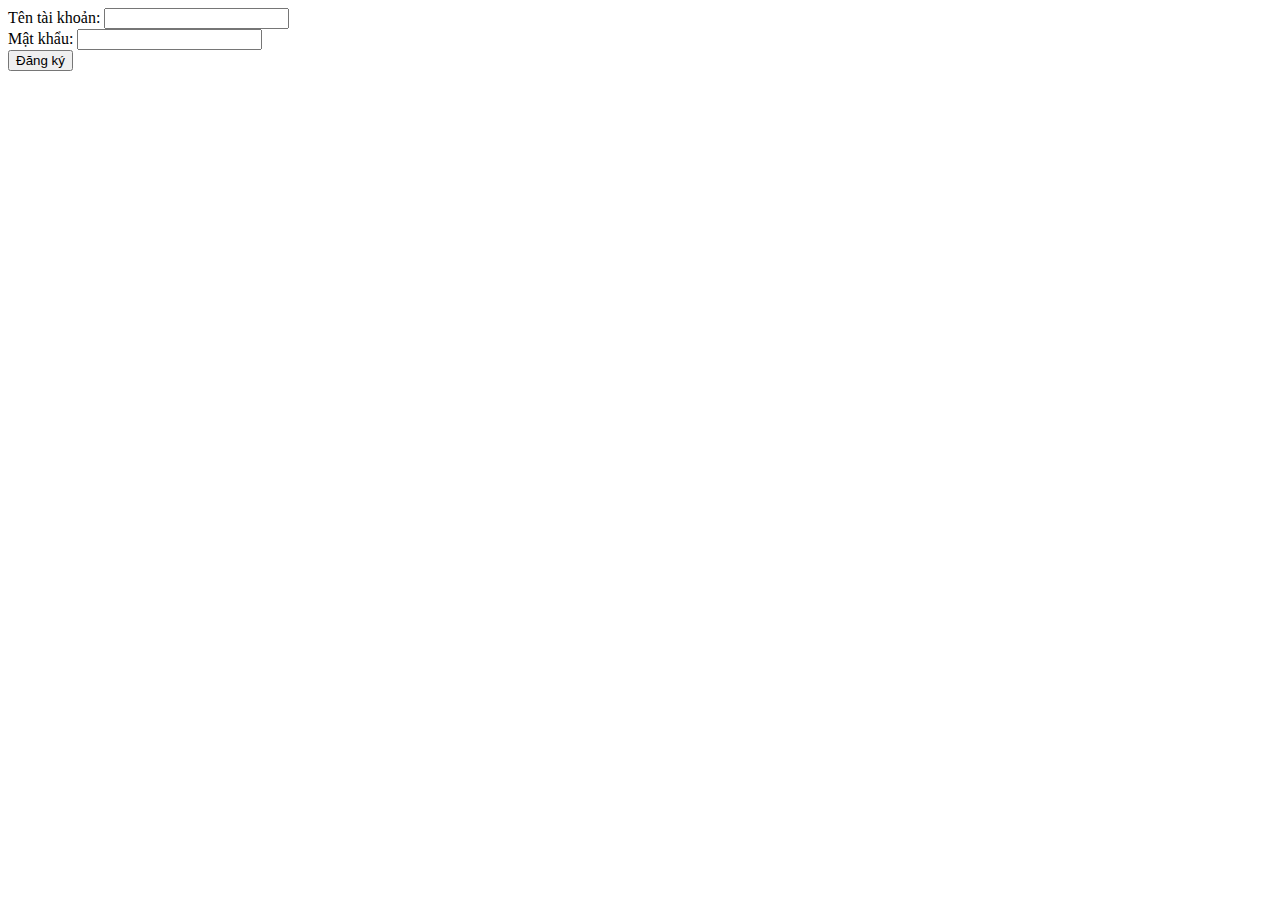
<file: quanlyrapphim/src/main/resources/templates/dangKy.html>
<!DOCTYPE html>
<html lang="vi">
<head>
    <meta charset="UTF-8">
    <title>Đăng ký</title>
</head>
<body>
    <form action="/register" method="post">
        <div>
            <label for="username">Tên tài khoản:</label>
            <input type="text" name="username" id="username" required>
        </div>
        <div>
            <label for="password">Mật khẩu:</label>
            <input type="password" name="password" id="password" required>
        </div>
        <input type="submit" value="Đăng ký">
    </form>
</body>
</html>
</file>
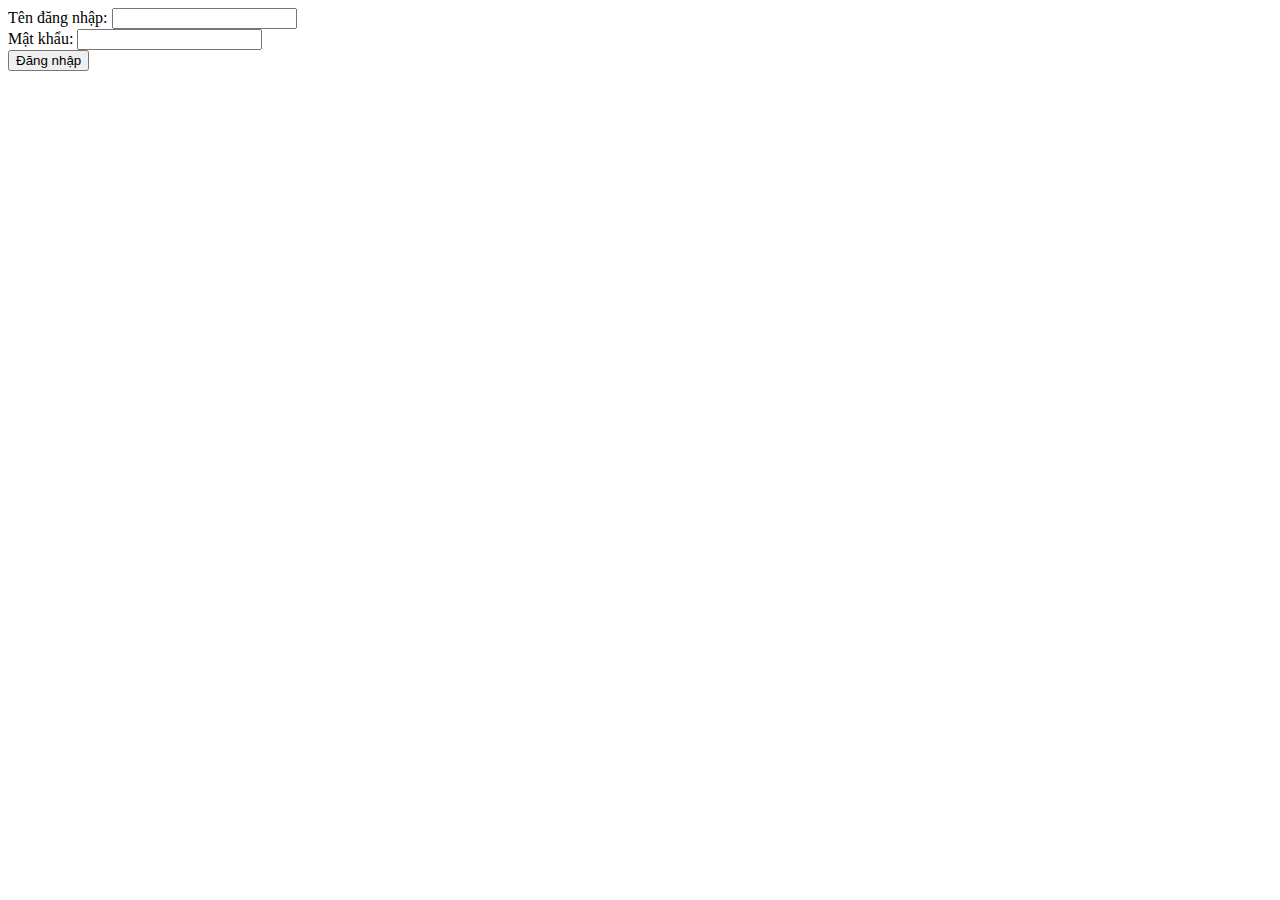
<file: quanlyrapphim/src/main/resources/templates/dangNhap.html>
<!DOCTYPE html>
<html lang="vi">
<head>
    <meta charset="UTF-8">
    <title>Đăng nhập</title>
</head>
<body>
    <form action="/login" method="post">
        <div>
            <label for="username">Tên đăng nhập:</label>
            <input type="text" name="username" id="username" required>
        </div>
        <div>
            <label for="password">Mật khẩu:</label>
            <input type="password" name="password" id="password" required>
        </div>
        <input type="submit" value="Đăng nhập">
    </form>
</body>
</html>
</file>
<file: Frontend/css/index.css>
/* GLOBAL  */
* {
    margin: 0;
    padding: 0;
    box-sizing: border-box;
}

html, body {
    font-family: 'Roboto Condensed', sans-serif;
    color: #717171;
    
}

::selection {
    background-color: #ec7532;
    color: white;
}

/* line style  */
.line::after {
    content: "";
    width: 0%;
    height: 3px;
    /*Giá trị 1 hướng trải màu: 
    to right: trái qua phải
    to left: phải qua trái
    to bottom: từ trên xuống
    to top: từ dưới lên 

    Phụ thuộc vào hướng trải màu
    Giá trị thứ 2: màu bắt đầu (trái)
    Giá trị thứ 3: màu kết thúc
    */
    background: linear-gradient(to right, #fbbd61, #ec7532);
    display: block;
    box-shadow: 0 0 20px #fbbd61;
    transition: all .5s;
}

.line.active::after {
    width: 100%;
}

.line:hover:after {
    width: 100%;
}

.section {
    padding: 75px 0;

}

.title {
    color: #ec7532;
    font-size: 1.125rem;
    border-bottom: 1px solid #d8d8d8;
    text-transform: uppercase;
    letter-spacing: 1.7px;
    margin-bottom: 40px;
} 

.title::after {
    content: '';
    background: linear-gradient(to right, #fbbd61,#ec7532);
    width: 125px;
    height: 4px;
    display: block;
    margin-top: 20px;
}

.title-white {
    color: white;
    border-bottom: 1px solid #333;

}

/* HEADER  */
header {
    position: absolute;
    top: 20px;
    left: 50%;
    transform: translateX(-50%);
    z-index: 2;
}

header p {
    font-size: 14px;
    font-weight: 700;
}

#movieNavBar .nav-item {
    border-bottom: 1px solid rgba(255, 255, 255, 0.2);
}

#movieNavBar .nav-item .nav-link {
    color: white;
    letter-spacing: 3px;
    line-height: 0.8em;
    padding: 20px 24px;
}

#headerFixed {
    background-color: #101010;
    position: fixed;
    top: 0;
    width: 100%;
    transform: translate(-50%,-100%);
    transition: transform .5s;
    z-index: 16;
}

/* CAROUSEL  */
#carouselMovie .carousel-item .carousel-caption {
    text-align: left;
    top:55%;
    left: 50%;
    transform: translate(-50%,-50%);
}

/* :first-child thứ tự trước, loai thẻ */
/* :first-of-type loại thẻ trước, thứ tự sau */
#carouselMovie .carousel-item .carousel-caption p:first-of-type {
    color: #fbbd61;
    font-size: 0.875rem;
    letter-spacing: 2px;
    margin: 0;
    animation-delay: 0.5s;
}
/* :last-child */
#carouselMovie .carousel-item .carousel-caption p:last-of-type {
    font-size: 1.125rem;
    margin-bottom: 20px;
}

#carouselMovie .carousel-item .carousel-caption h2 {
    font-size: 3.25rem;
    letter-spacing: 3px;
    margin-bottom: 10px;
}

.movieCarousel__trailer {
    animation-delay: 0.5s;
}

.movieCarousel__trailer>span {
    width: 48px;
    height: 48px;
    border-radius: 50%;
    border: 2px solid white;
    font-size: 0.8rem;
    display: inline-block;
    line-height: 48px;
    text-align: center;
    margin-right: 8px;
}

.movieCarousel__trailer button {
    padding: 12px 24px;
    border: none;
    border-radius: 30px;
    font-size: 0.8rem;
    letter-spacing: 4px;
    color: white;
    background: linear-gradient(to right,#fbbd61, #ec7532);
    position: relative;
    overflow: hidden;
    outline: none;
}
/* B1 xây dựng overlay phủ lên thẻ cha (button) */
.movieCarousel__trailer button::before {
    content: "";
    width: 110%;
    height: 100%;
    background-color: #ec7532;
    position: absolute;
    top: 0;
    left: 0;
    display: block;
    /* chưa hover  */
    transform: skewX(30deg) translateX(-110%);
    transition: all .5s;
    z-index: 1;
}

/* đã hover  */
/* transform: skewX(30deg) translateX(-10px); */
.movieCarousel__trailer button:hover:before {
    transform: skewX(30deg) translateX(-10px);
    
}

.movieCarousel__trailer button span {
    position: relative;
    z-index: 2;
}

#carouselMovie .carousel-indicators {
    justify-content: flex-start;
    left: 50%;
    transform: translateX(-50%);
    margin-right: 0;
    margin-left: 0;
    padding-right: 30px;
    padding-left: 30px;
    bottom: 10%;
}

#carouselMovie .carousel-indicators li {
    width: 10px;
    height: 10px;
    border-radius: 50%;
    border: 2px solid white;
    background-color: transparent;
}

#carouselMovie .carousel-indicators li.active {
    background-color: white;
}

.movieCarousel__overlay {
    position: absolute;
    top: 0;
    left: 0;
    width: 100%;
    height: 100%;
    background: linear-gradient(to top,black, transparent);
}

/* NEWIN  */
.newIn__title {
    text-align: center;
}

.newIn__title h3 {
    font-size: 18px;
    color: #4a4a4a;
    margin: 1rem 0;
}

.newIn__title i {
    color: #fbbd61;
}

.newIn__img {
    position: relative;
    overflow: hidden;
    border-radius: 10px;
}

.newIn__overlay {
    width: 200%;
    height: 100%;
    position: absolute;
    top: 0;
    left: 0;
    background: linear-gradient(to bottom, #fbbd61, #ec7532);
    transform: skewX(30deg) translateX(-150%);
    transition: all .5s;
    opacity: 0.9;
}

.newIn__img:hover .newIn__overlay {
    transform: skewX(30deg) translateX(-30%);
}

.newIn__play {
    position: absolute;
    top: 0;
    left: 0;
    width: 100%;
    height: 100%;
    text-align: center;
    display: flex;
    justify-content: center;
    align-items: center;
    opacity: 0;
    transition: all 0.5s;
}

.newIn__img:hover .newIn__play {
    opacity: 1;
}

.newIn__play i {
    width: 80px;
    height: 80px;
    border: 2px solid white;
    border-radius: 50%;
    text-align: center;
    line-height: 80px;
    transform: scale(1);
    transition: all .5s;
}

.newIn__play i:hover {
    transform: scale(0.9);
}

.newIn__play a {
    color: white;
    text-decoration: none;
    text-transform: uppercase;
    font-size: 13px;
    letter-spacing: 4px;
    display: block;
    margin: 1rem 0;
}

.newIn__play p {
    color: white;
}

/* SHOWTIMES */
.showTimes .nav-tabs .nav-item.show .nav-link, .showTimes .nav-tabs .nav-link.active {
    border: none;

}

.showTimes .nav-tabs .nav-link.active {
    color: #ec7532;
}

.showTimes .nav-tabs .nav-link {
    border: none;
    padding: 0;
    font-size: 18px;
    letter-spacing: 1px;
    color: #4a4a4a;
}

.showTimes .nav-tabs .nav-item {
    margin-bottom: 0;
}

.showTimes .nav-tabs .nav-link span {
    padding: 15px 30px;
    display: block;
}

#myTabContent .tab-pane .showTimes__row:last-child {
    border-bottom: none;
}

.showTimes__row {
    border-bottom: 1px solid #d8d8d8;
}

.showTimes__row img {
    border-radius: 10px;
}

.showTimes__row div p:first-of-type {
    font-size: 14px;
    letter-spacing: 2px;
    color: #ec7532;
    margin-bottom: 0;
}

.showTimes__row h3 {
    font-size: 24px;
    font-weight: 300;
    color: #101010;
    letter-spacing: 1px;
}

.showTimes__row a {
    font-size: 12px;
    letter-spacing: 4px;
    color: #ec7532;
    text-decoration: none;
    transition: all .5s;
}

.showTimes__row a:hover {
    color: #101010;
}

.showTimes__runingTimes {
    font-size: 12px;
    letter-spacing: 1.5px;
    color: #4a4a4a;
}

.showTimes__runingTimes button {
    font-size: 14px;
    letter-spacing: 2px;
    color: #717171;
    background-color: #d8d8d8;
    margin-right: 5px;
}

.showTimes__mins span:last-child {
    width: 33px;
    height: 33px;
    border-radius: 50%;
    display: inline-block;
    color: white;
    background-color: #4a4a4a;
    text-align: center;
    line-height: 33px;
    font-weight: 700;
}

/* COMING SOON  */
.comingSoon {
    /* background-image: url(../img/slide-3.png); */
    background: #101010 url(../img/slide-3.png);
    background-size: cover;
    color: white;
}

.comingSoon__type {
    font-size: 14px;
    color: #ec7532;
    letter-spacing: 2px;

}

.comingSoon h3 {
    font-size: 34px;
    letter-spacing: 1px;
    font-weight: 300;
}

.comingSoon__rating > i {
    color: #fbbd61;

}

.comingSoon p {
    margin: 1rem 0;
}

.comingSoon a {
    font-size: 12px;
    letter-spacing: 4px;
    color: #ec7532;
    text-decoration: none;
    transition: all .5s;
}

.comingSoon a:hover {
    color: white;
}

.comingSoon__video {
    position: relative;
}

.comingSoon__video i {
    position: absolute;
    top: 50%;
    left: 50%;
    transform: translate(-50%,-50%) scale(1);
    width: 80px;
    height: 80px;
    text-align: center;
    line-height: 80px;
    border: 1px solid #ec7532;
    border-radius: 50%;
    font-size: 25px;
    transition: all .5s;
    color: white;
}

.comingSoon__video:hover i {
    transform:translate(-50%,-50%) scale(0.9);
}

/* MOVIELIST  */
.movieList {
    background-color: #101010;
}

.movieList__item {
    position: relative;
    border-radius: 10px;
    overflow: hidden;
}

.movieList__overlay {
    position: absolute;
    top: 0;
    left: 0;
    width: 100%;
    height: 100%;
    background-color: #101010;
    opacity: 0.6;
    transition: all .5s;
}

.movieList__item:hover .movieList__overlay {
    opacity: 0;
}

/* CONTACT */
.contact__content {
    text-align: center;
}

.contact__content p:first-child {
    font-size: 23px;
    color: #4a4a4a;
    letter-spacing: 1px;
    font-weight: 300;
}

.contact__content a {
    font-size: 46px;
    color: #fbbd61;
    text-decoration: none;
}

/* FOOTER  */
footer {
    background-color: #101010;
}

footer h3 {
    font-size: 16px;
    letter-spacing: 2px;
    margin-bottom: 15px;
    color:#ec7532;
}

footer li {
    list-style: none;

}

footer a {
    font-size: 13px;
    color: white;
    text-decoration: none;
    letter-spacing: 1.5px;
    padding: 3px 0; 
    transition: all .5s;
}

footer a:hover {
    color: #fbbd61;
    text-decoration: none;
}

.footer__copyright {
    border-top: 1px solid rgba(255, 255, 255, 0.1);
    color: white;
    padding: 15px 0;

}

.footer__copyright p {
    margin-bottom: 0;
}


/* RESPONSIVE  */
@media screen and (max-width: 991.98px) {
    /* HEADER  */
    header .navbar-brand {
        max-width: 180px;
    }

    header .navbar-brand img {
        max-width: 100%;
    }

    #movieNavBar .navbar-nav .nav-link {
        font-size: 14px;
        /* padding: 20px 12px; */
        letter-spacing: 2px;
        
    }
}

@media screen and (max-width: 767.98px) {
    /* GLOBAL */
    .line.active::after {
        width: 0;
    }
    /* HEADER  */
    header .navbar-toggler {
        color: #fbbd61;
    }

    header .navbar-toggler:focus {
        outline: none;
    }

    #movieNavBar .navbar-nav {
        background-color: rgba(0, 0, 0, 0.9);
        text-align: center;
    }

    #movieNavBar .navbar-nav .active .nav-link {
        color: #ec7532;
    }

    
}
</file>
<file: Frontend/css/lichchieu.css>
/* GLOBAL  */
* {
    margin: 0;
    padding: 0;
    box-sizing: border-box;
}

html,
body {
    font-family: 'Roboto Condensed', sans-serif;
    color: #717171;

}

::selection {
    background-color: #ec7532;
    color: white;
}

/* line style  */
.line::after {
    content: "";
    width: 0%;
    height: 3px;
    /*Giá trị 1 hướng trải màu: 
    to right: trái qua phải
    to left: phải qua trái
    to bottom: từ trên xuống
    to top: từ dưới lên 

    Phụ thuộc vào hướng trải màu
    Giá trị thứ 2: màu bắt đầu (trái)
    Giá trị thứ 3: màu kết thúc
    */
    background: linear-gradient(to right, #fbbd61, #ec7532);
    display: block;
    box-shadow: 0 0 20px #fbbd61;
    transition: all .5s;
}

.line.active::after {
    width: 100%;
}

.line:hover:after {
    width: 100%;
}

.section {
    padding: 75px 0;

}

.title {
    color: #ec7532;
    font-size: 1.125rem;
    border-bottom: 1px solid #d8d8d8;
    text-transform: uppercase;
    letter-spacing: 1.7px;
    margin-bottom: 40px;
}

.title::after {
    content: '';
    background: linear-gradient(to right, #fbbd61, #ec7532);
    width: 125px;
    height: 4px;
    display: block;
    margin-top: 20px;
}

.title-white {
    color: white;
    border-bottom: 1px solid #333;

}

/* HEADER  */
header {
    position: absolute;
    top: 20px;
    left: 50%;
    transform: translateX(-50%);
    z-index: 2;
}

header p {
    font-size: 14px;
    font-weight: 700;
}

#movieNavBar .nav-item {
    border-bottom: 1px solid rgba(255, 255, 255, 0.2);
}

#movieNavBar .nav-item .nav-link {
    color: white;
    letter-spacing: 3px;
    line-height: 0.8em;
    padding: 20px 24px;
}

#headerFixed {
    background-color: #101010;
    position: fixed;
    top: 0;
    width: 100%;
    transform: translate(-50%, -100%);
    transition: transform .5s;
    z-index: 16;
}

/* CAROUSEL  */
#carouselMovie .carousel-item .carousel-caption {
    text-align: left;
    top: 55%;
    left: 50%;
    transform: translate(-50%, -50%);
}

/* :first-child thứ tự trước, loai thẻ */
/* :first-of-type loại thẻ trước, thứ tự sau */
#carouselMovie .carousel-item .carousel-caption p:first-of-type {
    color: #fbbd61;
    font-size: 0.875rem;
    letter-spacing: 2px;
    margin: 0;
    animation-delay: 0.5s;
}

/* :last-child */
#carouselMovie .carousel-item .carousel-caption p:last-of-type {
    font-size: 1.125rem;
    margin-bottom: 20px;
}

#carouselMovie .carousel-item .carousel-caption h2 {
    font-size: 3.25rem;
    letter-spacing: 3px;
    margin-bottom: 10px;
}

.movieCarousel__trailer {
    animation-delay: 0.5s;
}

.movieCarousel__trailer>span {
    width: 48px;
    height: 48px;
    border-radius: 50%;
    border: 2px solid white;
    font-size: 0.8rem;
    display: inline-block;
    line-height: 48px;
    text-align: center;
    margin-right: 8px;
}

.movieCarousel__trailer button {
    padding: 12px 24px;
    border: none;
    border-radius: 30px;
    font-size: 0.8rem;
    letter-spacing: 4px;
    color: white;
    background: linear-gradient(to right, #fbbd61, #ec7532);
    position: relative;
    overflow: hidden;
    outline: none;
}

/* B1 xây dựng overlay phủ lên thẻ cha (button) */
.movieCarousel__trailer button::before {
    content: "";
    width: 110%;
    height: 100%;
    background-color: #ec7532;
    position: absolute;
    top: 0;
    left: 0;
    display: block;
    /* chưa hover  */
    transform: skewX(30deg) translateX(-110%);
    transition: all .5s;
    z-index: 1;
}

/* đã hover  */
/* transform: skewX(30deg) translateX(-10px); */
.movieCarousel__trailer button:hover:before {
    transform: skewX(30deg) translateX(-10px);

}

.movieCarousel__trailer button span {
    position: relative;
    z-index: 2;
}

#carouselMovie .carousel-indicators {
    justify-content: flex-start;
    left: 50%;
    transform: translateX(-50%);
    margin-right: 0;
    margin-left: 0;
    padding-right: 30px;
    padding-left: 30px;
    bottom: 10%;
}

#carouselMovie .carousel-indicators li {
    width: 10px;
    height: 10px;
    border-radius: 50%;
    border: 2px solid white;
    background-color: transparent;
}

#carouselMovie .carousel-indicators li.active {
    background-color: white;
}

.movieCarousel__overlay {
    position: absolute;
    top: 0;
    left: 0;
    width: 100%;
    height: 100%;
    background: linear-gradient(to top, black, transparent);
}

/* NEWIN  */
.newIn__title {
    text-align: center;
}

.newIn__title h3 {
    font-size: 18px;
    color: #4a4a4a;
    margin: 1rem 0;
}

.newIn__title i {
    color: #fbbd61;
}

.newIn__img {
    position: relative;
    overflow: hidden;
    border-radius: 10px;
}

.newIn__overlay {
    width: 200%;
    height: 100%;
    position: absolute;
    top: 0;
    left: 0;
    background: linear-gradient(to bottom, #fbbd61, #ec7532);
    transform: skewX(30deg) translateX(-150%);
    transition: all .5s;
    opacity: 0.9;
}

.newIn__img:hover .newIn__overlay {
    transform: skewX(30deg) translateX(-30%);
}

.newIn__play {
    position: absolute;
    top: 0;
    left: 0;
    width: 100%;
    height: 100%;
    text-align: center;
    display: flex;
    justify-content: center;
    align-items: center;
    opacity: 0;
    transition: all 0.5s;
}

.newIn__img:hover .newIn__play {
    opacity: 1;
}

.newIn__play i {
    width: 80px;
    height: 80px;
    border: 2px solid white;
    border-radius: 50%;
    text-align: center;
    line-height: 80px;
    transform: scale(1);
    transition: all .5s;
}

.newIn__play i:hover {
    transform: scale(0.9);
}

.newIn__play a {
    color: white;
    text-decoration: none;
    text-transform: uppercase;
    font-size: 13px;
    letter-spacing: 4px;
    display: block;
    margin: 1rem 0;
}

.newIn__play p {
    color: white;
}

/* SHOWTIMES */
.showTimes .nav-tabs .nav-item.show .nav-link,
.showTimes .nav-tabs .nav-link.active {
    border: none;

}

.showTimes .nav-tabs .nav-link.active {
    color: #ec7532;
}

.showTimes .nav-tabs .nav-link {
    border: none;
    padding: 0;
    font-size: 18px;
    letter-spacing: 1px;
    color: #4a4a4a;
}

.showTimes .nav-tabs .nav-item {
    margin-bottom: 0;
}

.showTimes .nav-tabs .nav-link span {
    padding: 15px 30px;
    display: block;
}

#myTabContent .tab-pane .showTimes__row:last-child {
    border-bottom: none;
}

.showTimes__row {
    border-bottom: 1px solid #d8d8d8;
}

.showTimes__row img {
    border-radius: 10px;
}

.showTimes__row div p:first-of-type {
    font-size: 14px;
    letter-spacing: 2px;
    color: #ec7532;
    margin-bottom: 0;
}

.showTimes__row h3 {
    font-size: 24px;
    font-weight: 300;
    color: #101010;
    letter-spacing: 1px;
}

.showTimes__row a {
    font-size: 12px;
    letter-spacing: 4px;
    color: #ec7532;
    text-decoration: none;
    transition: all .5s;
}

.showTimes__row a:hover {
    color: #101010;
}

.showTimes__runingTimes {
    font-size: 12px;
    letter-spacing: 1.5px;
    color: #4a4a4a;
}

.showTimes__runingTimes button {
    font-size: 14px;
    letter-spacing: 2px;
    color: #717171;
    background-color: #d8d8d8;
    margin-right: 5px;
}

.showTimes__mins span:last-child {
    width: 33px;
    height: 33px;
    border-radius: 50%;
    display: inline-block;
    color: white;
    background-color: #4a4a4a;
    text-align: center;
    line-height: 33px;
    font-weight: 700;
}

/* COMING SOON  */
.comingSoon {
    /* background-image: url(../img/slide-3.png); */
    background: #101010 url(../img/slide-3.png);
    background-size: cover;
    color: white;
}

.comingSoon__type {
    font-size: 14px;
    color: #ec7532;
    letter-spacing: 2px;

}

.comingSoon h3 {
    font-size: 34px;
    letter-spacing: 1px;
    font-weight: 300;
}

.comingSoon__rating>i {
    color: #fbbd61;

}

.comingSoon p {
    margin: 1rem 0;
}

.comingSoon a {
    font-size: 12px;
    letter-spacing: 4px;
    color: #ec7532;
    text-decoration: none;
    transition: all .5s;
}

.comingSoon a:hover {
    color: white;
}

.comingSoon__video {
    position: relative;
}

.comingSoon__video i {
    position: absolute;
    top: 50%;
    left: 50%;
    transform: translate(-50%, -50%) scale(1);
    width: 80px;
    height: 80px;
    text-align: center;
    line-height: 80px;
    border: 1px solid #ec7532;
    border-radius: 50%;
    font-size: 25px;
    transition: all .5s;
    color: white;
}

.comingSoon__video:hover i {
    transform: translate(-50%, -50%) scale(0.9);
}

/* MOVIELIST  */
.movieList {
    background-color: #101010;
}

.movieList__item {
    position: relative;
    border-radius: 10px;
    overflow: hidden;
}

.movieList__overlay {
    position: absolute;
    top: 0;
    left: 0;
    width: 100%;
    height: 100%;
    background-color: #101010;
    opacity: 0.6;
    transition: all .5s;
}

.movieList__item:hover .movieList__overlay {
    opacity: 0;
}

/* CONTACT */
.contact__content {
    text-align: center;
}

.contact__content p:first-child {
    font-size: 23px;
    color: #4a4a4a;
    letter-spacing: 1px;
    font-weight: 300;
}

.contact__content a {
    font-size: 46px;
    color: #fbbd61;
    text-decoration: none;
}

/* FOOTER  */
footer {
    background-color: #101010;
}

footer h3 {
    font-size: 16px;
    letter-spacing: 2px;
    margin-bottom: 15px;
    color: #ec7532;
}

footer li {
    list-style: none;

}

footer a {
    font-size: 13px;
    color: white;
    text-decoration: none;
    letter-spacing: 1.5px;
    padding: 3px 0;
    transition: all .5s;
}

footer a:hover {
    color: #fbbd61;
    text-decoration: none;
}

.footer__copyright {
    border-top: 1px solid rgba(255, 255, 255, 0.1);
    color: white;
    padding: 15px 0;

}

.footer__copyright p {
    margin-bottom: 0;
}


/* RESPONSIVE  */
@media screen and (max-width: 991.98px) {

    /* HEADER  */
    header .navbar-brand {
        max-width: 180px;
    }

    header .navbar-brand img {
        max-width: 100%;
    }

    #movieNavBar .navbar-nav .nav-link {
        font-size: 14px;
        /* padding: 20px 12px; */
        letter-spacing: 2px;

    }
}

@media screen and (max-width: 767.98px) {

    /* GLOBAL */
    .line.active::after {
        width: 0;
    }

    /* HEADER  */
    header .navbar-toggler {
        color: #fbbd61;
    }

    header .navbar-toggler:focus {
        outline: none;
    }

    #movieNavBar .navbar-nav {
        background-color: rgba(0, 0, 0, 0.9);
        text-align: center;
    }

    #movieNavBar .navbar-nav .active .nav-link {
        color: #ec7532;
    }


}
</file>
